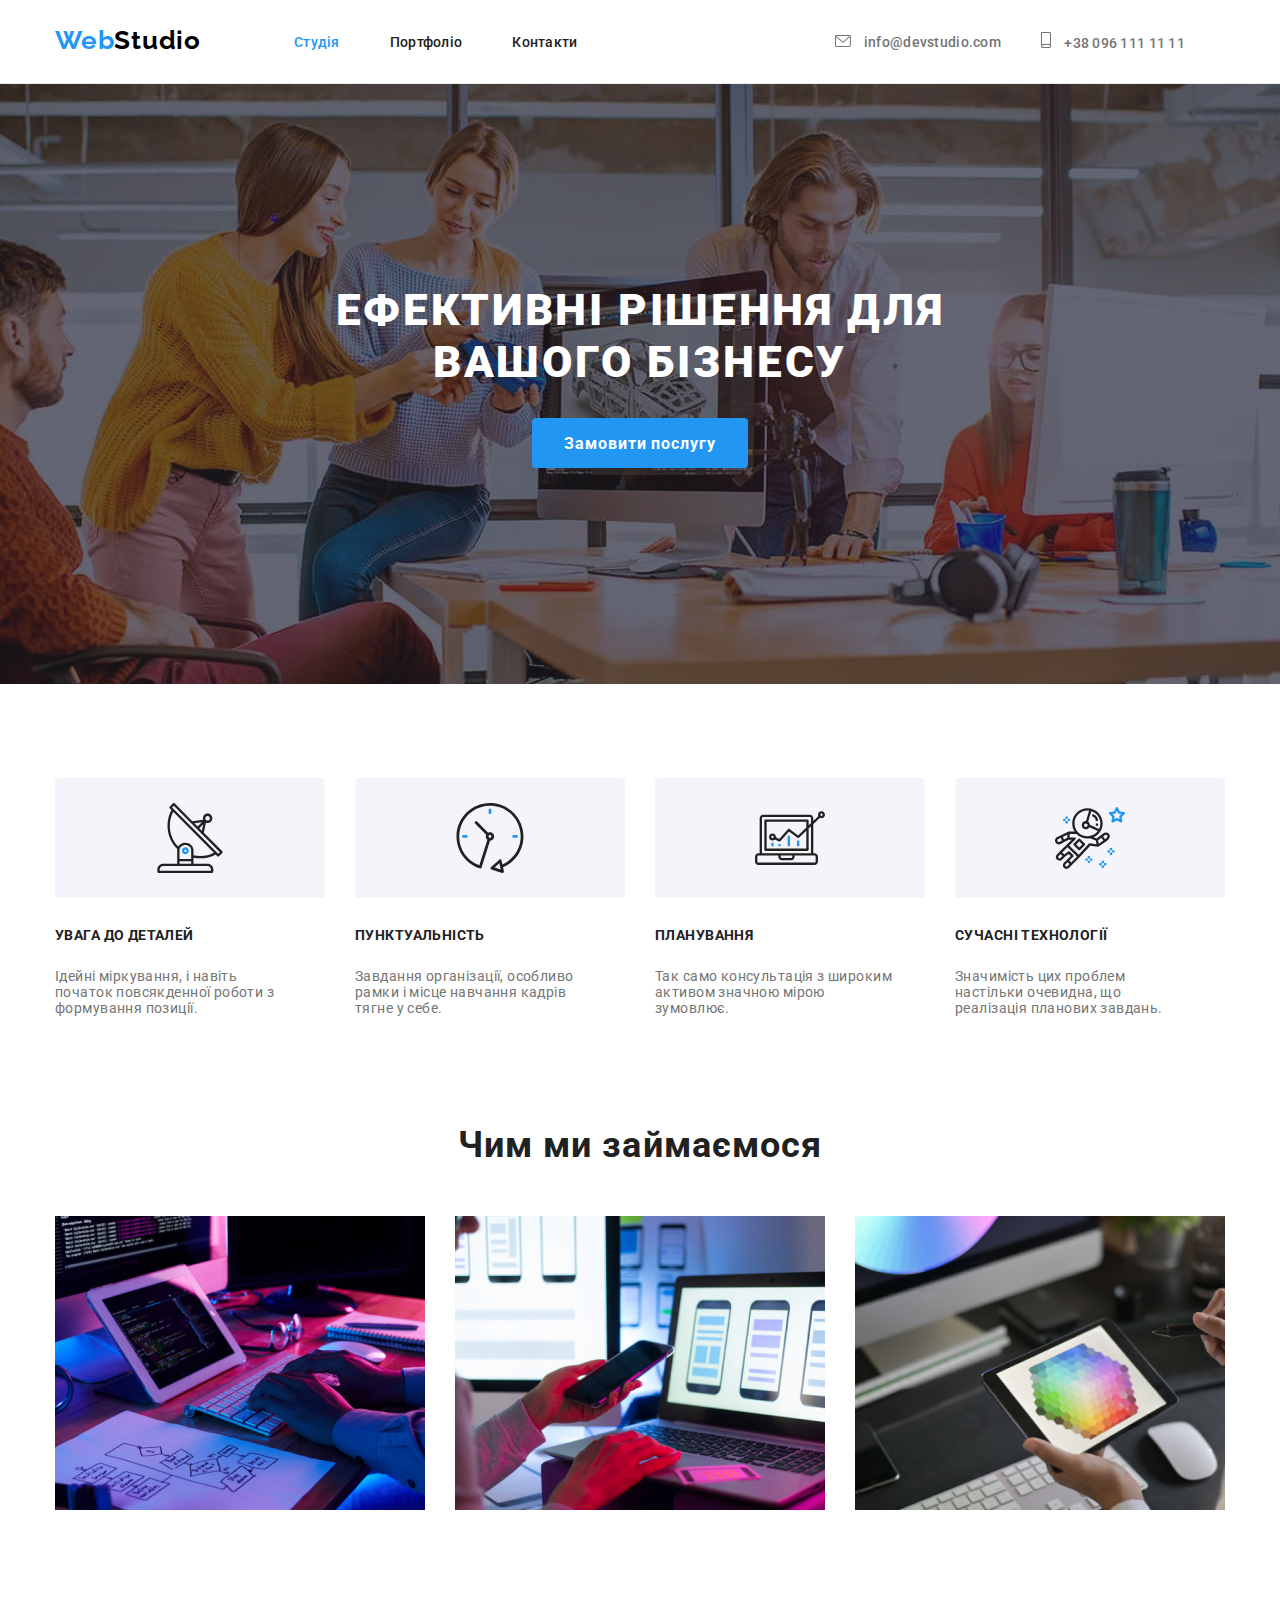
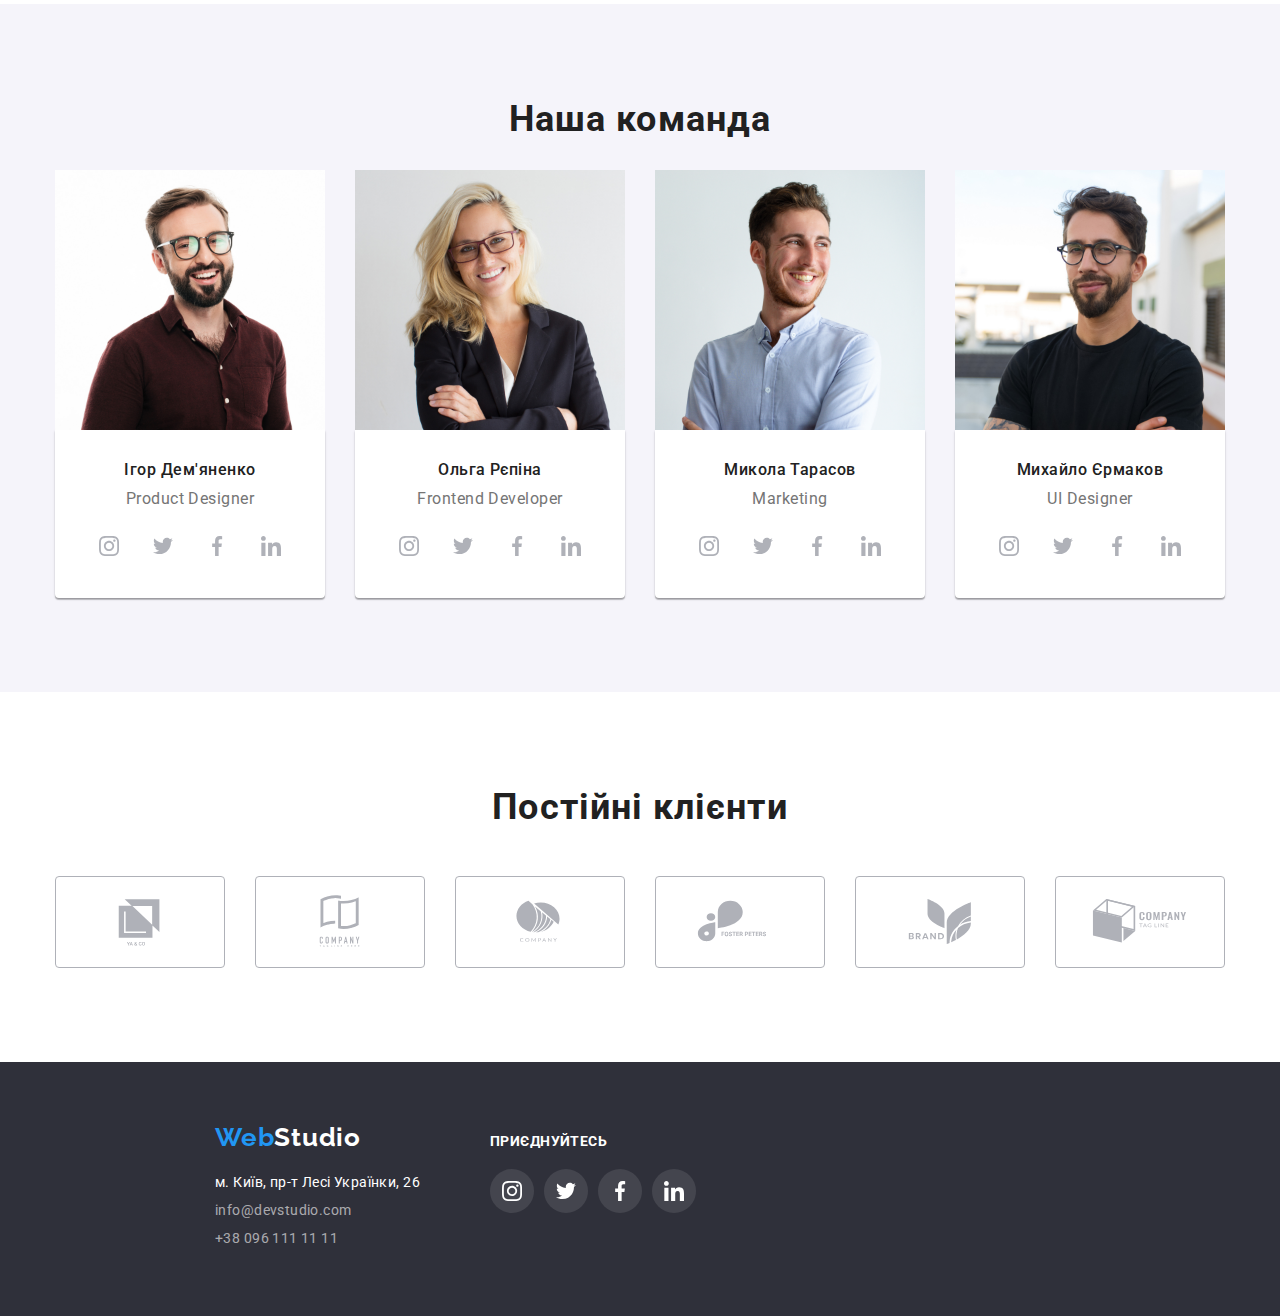
<file: index.html>
<!DOCTYPE html>
<html lang="uk">
<head>
    <meta charset="UTF-8">
    <meta http-equiv="X-UA-Compatible" content="IE=edge">
    <meta name="viewport" content="width=device-width, initial-scale=1.0">
    <title>Document</title>
    <link rel="preconnect" href="https://fonts.gstatic.com" crossorigin>
    <link href="https://fonts.googleapis.com/css2?family=Raleway:wght@700&family=Roboto:wght@400;500;700;900&display=swap" 
    rel="stylesheet"
    />
    <link rel="stylesheet" href="https://cdnjs.cloudflare.com/ajax/libs/modern-normalize/1.1.0/modern-normalize.min.css" 
    integrity="sha512-wpPYUAdjBVSE4KJnH1VR1HeZfpl1ub8YT/NKx4PuQ5NmX2tKuGu6U/JRp5y+Y8XG2tV+wKQpNHVUX03MfMFn9Q==" 
    crossorigin="anonymous" 
    referrerpolicy="no-referrer" />
    <link rel="stylesheet" href="./css/styles.css"/>
</head>
<body>

   <header class="header">
    <div class="border-bottom">
        <div class="container section-header">
            <a href="./index.html" class="logo"><span class="web">Web</span><span class="studio">Studio</span></a>
         
         <nav class="header-site-nav">
             <ul class="site-nav list">
                 <li class="site-nav-item">
                     <a href="./index.html" class="link-studio">Студія</a>
                 </li>
                 <li class="site-nav-item">
                     <a href="./portfolio.html" class="link-portfolio">Портфоліо</a>
                 </li>
                 <li class="site-nav-item">
                     <a href="#" class="link-contacts">Контакти</a>
                 </li>
             </ul>
         </nav>
         
            <ul class="section-contacts-nav">
                 <li class="connection"> 
                     <a href="mailto:info@devstudio.com" class="link-email">
                         <svg width="16px" height="12px" class="icon-link-email">
                             <use href="./images/icons.svg#icon-envelope"></use>
                         </svg>
                         info@devstudio.com</a>
                 </li>
                <li class="connection">
                 <a href="tel:+380961111111" class="link-tel">
                    <svg width="10px" height="16px" class="icon-link-tel">
                        <use href="./images/icons.svg#icon-smartphone"></use>
                    </svg>
                    +38 096 111 11 11</a>
             </li>
                </ul>
             </div>
    </div>
  
   </header>

<main>
    <!-- Перша секція -->
        <section class="section-service">
            <div class="container">
                  <h1 class="headline">Ефективні рішення для вашого бізнесу</h1>
                  <button type="button" class="button-active">Замовити послугу</button>
            </div>
            </section>

<!-- Друга секція -->
           <section class="section section-advantages">
            <div class="container">
                <h2 class="visually-hidden">Наші переваги</h2>
                <ul class="advantage-list">
                    <li class="main-text">
                        <div class="group">
                   <svg class="icon-main" width="70px" height="70px">
                   <use href="./images/icons.svg#icon-antenna-1"></use>
                     </svg>
                        </div>
                        <h3 class="title">УВАГА ДО ДЕТАЛЕЙ</h3>
                        <p class="name">Ідейні міркування, і навіть початок повсякденної роботи з формування позиції.</p>
                    </li>
                    <li class="main-text">
                        <div class="group">
                            <svg class="icon-main" width="70px" height="70px">
                                <use href="./images/icons.svg#icon-clock-1"></use>
                            </svg>
                        </div>
                        <h3 class="title">ПУНКТУАЛЬНІСТЬ</h3>
                        <p class="name">Завдання організації, особливо рамки і місце навчання кадрів тягне у себе.</p>
                    </li>
                    <li class="main-text">
                        <div class="group">
                            <svg class="icon-main" width="70px" height="70px">
                                <use href="./images/icons.svg#icon-diagram-1"></use>
                            </svg>
                        </div>
                        <h3 class="title">ПЛАНУВАННЯ</h3>
                        <p class="name">Так само консультація з широким активом значною мірою зумовлює.</p>
                    </li>
                     <li class="main-text">
                        <div class="group">
                            <svg class="icon-main" width="70px" height="70px">
                                <use href="./images/icons.svg#icon-astronaut-1"></use>
                            </svg>
                        </div>
                        <h3 class="title">СУЧАСНІ ТЕХНОЛОГІЇ</h3>
                        <p class="name">Значимість цих проблем настільки очевидна, що реалізація планових завдань.</p>
                    </li>
                </ul>
            </div>
    
        </section>

<!-- Третя секція -->
            <section class="section section-responsibilities">
                <div class="container">
                    <h2 class="topic">Чим ми займаємося</h2>
                    <ul class="work-list">
    
                    <li class="photo-list">
                        <img src="./images/codding.jpg" alt="написання коду" width="370" height="294">
                    </li>
    
                    <li class="photo-list">
                        <img src="./images/laptop.jpg" alt="робота на комп'ютері" width="370" height="294">
                    </li>
                    
                    <li class="photo-list">
                        <img src="./images/graphics.jpg" alt="робота на планшеті" width="370" height="294">
                    </li>
                </ul>
                </div>
                
            </section>

<!-- Четверта секція -->
    <section class="section section-team">
        <div class="container">
            <h2 class="heading">Наша команда</h2>
            <ul class="team-list">
                <li class="employee-list">
                    <img src="./images/Ihor.jpg" alt="фото Ігор Дем'яненко" width="270">
                    <div class="employee-box">
                        <h4 class="employee">Ігор Дем'яненко</h4>
                        <p class="work-position">Product Designer</p>
                        <ul class="employee-contacts">
                            <li class="social-item">
                                <a href="#" class="social-links">
                                    <svg class="social-icon" width="20px" height="20px">
                                        <use href="./images/icons.svg#icon-instagram"></use>
                                    </svg>
                                </a>
                            </li>
                            <li class="social-item">
                                <a href="#" class="social-links">
                                    <svg class="social-icon" width="20px" height="20px">
                                        <use href="./images/icons.svg#icon-twitter"></use>
                                    </svg>
                                </a>
                            </li>
                            <li class="social-item">
                                <a href="#" class="social-links">
                                    <svg class="social-icon" width="20px" height="20px">
                                        <use href="./images/icons.svg#icon-facebook"></use>
                                    </svg>
                                </a>
                            </li>
                            <li class="social-item">
                                <a href="#" class="social-links">
                                    <svg class="social-icon" width="20px" height="20px">
                                        <use href="./images/icons.svg#icon-linkedin"></use>
                                    </svg>
                                </a>
                            </li>
                        </ul>
                    </div>
                </li>
                <li class="employee-list">
                    <img src="./images/Olha.jpg" alt="фото Ольга Рєпіна" width="270">
                    <div class="employee-box">
                        <h4 class="employee">Ольга Рєпіна</h4>
                        <p class="work-position">Frontend Developer</p>
                        <ul class="employee-contacts">
                            <li class="social-item">
                                <a href="#" class="social-links">
                                    <svg class="social-icon" width="20px" height="20px">
                                        <use href="./images/icons.svg#icon-instagram"></use>
                                    </svg>
                                </a>
                            </li>
                            <li class="social-item">
                                <a href="#" class="social-links">
                                    <svg class="social-icon" width="20px" height="20px">
                                        <use href="./images/icons.svg#icon-twitter"></use>
                                    </svg>
                                </a>
                            </li>
                            <li class="social-item">
                                <a href="#" class="social-links">
                                    <svg class="social-icon" width="20px" height="20px">
                                        <use href="./images/icons.svg#icon-facebook"></use>
                                    </svg>
                                </a>
                            </li>
                            <li class="social-item">
                                <a href="#" class="social-links">
                                    <svg class="social-icon" width="20px" height="20px">
                                        <use href="./images/icons.svg#icon-linkedin"></use>
                                    </svg>
                                </a>
                            </li>
                        </ul>
                    </div>
                </li>
                <li class="employee-list">
                    <img src="./images/Myhola.jpg" alt="фото Микола Тарасов" width="270">
                    <div class="employee-box">
                        <h4 class="employee">Микола Тарасов</h4>
                        <p class="work-position">Marketing</p>
                        <ul class="employee-contacts">
                            <li class="social-item">
                                <a href="#" class="social-links">
                                    <svg class="social-icon" width="20px" height="20px">
                                        <use href="./images/icons.svg#icon-instagram"></use>
                                    </svg>
                                </a>
                            </li>
                            <li class="social-item">
                                <a href="#" class="social-links">
                                    <svg class="social-icon" width="20px" height="20px">
                                        <use href="./images/icons.svg#icon-twitter"></use>
                                    </svg>
                                </a>
                            </li>
                            <li class="social-item">
                                <a href="#" class="social-links">
                                    <svg class="social-icon" width="20px" height="20px">
                                        <use href="./images/icons.svg#icon-facebook"></use>
                                    </svg>
                                </a>
                            </li>
                            <li class="social-item">
                                <a href="#" class="social-links">
                                    <svg class="social-icon" width="20px" height="20px">
                                        <use href="./images/icons.svg#icon-linkedin"></use>
                                    </svg>
                                </a>
                            </li>
                        </ul>
                    </div>
                </li>
                <li class="employee-list">
                    <img src="./images/Myhailo.jpg" alt="фото Михайло Єрмаков" width="270">
                    <div class="employee-box">
                        <h4 class="employee">Михайло Єрмаков</h4>
                        <p class="work-position">UI Designer</p>
                        <ul class="employee-contacts">
                            <li class="social-item">
                                <a href="#" class="social-links">
                                    <svg class="social-icon" width="20px" height="20px">
                                        <use href="./images/icons.svg#icon-instagram"></use>
                                    </svg>
                                </a>
                            </li>
                            <li class="social-item">
                                <a href="#" class="social-links">
                                    <svg class="social-icon" width="20px" height="20px">
                                        <use href="./images/icons.svg#icon-twitter"></use>
                                    </svg>
                                </a>
                            </li>
                            <li class="social-item">
                                <a href="#" class="social-links">
                                    <svg class="social-icon" width="20px" height="20px">
                                        <use href="./images/icons.svg#icon-facebook"></use>
                                    </svg>
                                </a>
                            </li>
                            <li class="social-item">
                                <a href="#" class="social-links">
                                    <svg class="social-icon" width="20px" height="20px">
                                        <use href="./images/icons.svg#icon-linkedin"></use>
                                    </svg>
                                </a>
                            </li>
                        </ul>
                    </div>
                </li>
                </ul>
        </div>
        
    </section>             
<!-- П'ята секція -->
               <section class="section">
                <div class="container">
                    <h4 class="title-clients">Постійні клієнти</h4>
                  <ul class="client-list">
                    <li class="client-item">
                        <a href="#" class="client-border">
                            <svg class="client-logo" width="106px" height="60px">
                                <use href="./images/icons.svg#icon-client-1"></use> 
                            </svg>
                        </a>
                    </li>
                    <li class="client-item">
                        <a href="#" class="client-border">
                            <svg class="client-logo" width="106px" height="60px">
                                <use href="./images/icons.svg#icon-client-2"></use> 
                            </svg>
                        </a>
                    </li>
                    <li class="client-item">
                        <a href="#" class="client-border">
                            <svg class="client-logo" width="106px" height="60px">
                                <use href="./images/icons.svg#icon-client-3"></use> 
                            </svg>
                        </a>
                    </li>
                    <li class="client-item">
                        <a href="#" class="client-border">
                            <svg class="client-logo" width="106px" height="60px">
                                <use href="./images/icons.svg#icon-client-4"></use> 
                            </svg>
                        </a>
                    </li>
                    <li class="client-item">
                        <a href="#" class="client-border">
                            <svg class="client-logo" width="106px" height="60px">
                                <use href="./images/icons.svg#icon-client-5"></use> 
                            </svg>
                        </a>
                    </li>
                    <li class="client-item">
                        <a href="#" class="client-border">
                            <svg class="client-logo" width="106px" height="60px">
                                <use href="./images/icons.svg#icon-client-6"></use> 
                            </svg>
                        </a>
                    </li>
                  </ul>
                </div>
              </section>
            </main>


                <footer class="section-page-footer">
                    <div class="container-footer">
                        <div class="adress-box">
                            <a href="./index.html" class="footer-logo"><span class="web">Web</span><span class="studio-footer">Studio</span></a>
                            <address class="address">
                            <ul class="footer-list">
                                <li class="footer-item">
                                    <a href="https://www.google.com.ua/maps/place/бул.+Леси+Украинки,+26,+Киев,+02000/@50.4265841,30.5361971,17z/data=!3m1!4b1!4m5!3m4!1s0x40d4cf0e033ecbe9:0x57a4dffefec77da0!8m2!3d50.4265807!4d30.5383858?hl=ru" target="_blank" rel="noopener noreferrer nofollow" class="link-adress-footer">м. Київ, пр-т Лесі Українки, 26</a>
                                </li>
                                <li class="footer-item">
                                    <a href="mailto:info@devstudio.com" class="link-email-footer">info@devstudio.com</a>
                                </li>
                                <li class="footer-item">
                                    <a href="tel:+380961111111" class="link-tel-footer">+38 096 111 11 11</a>
                                </li>
        
                                </ul>
                        </address>
                        </div>
                        <div class="join">
                            <h2 class="title-join">ПРИЄДНУЙТЕСЬ</h2>
                            <ul class="join-list">
                                <li class="social-item">
                                  <a href="#" class="social-links">
                                    <svg class="social-icon-join" width="20px" height="20px">
                                        <use href="./images/icons.svg#icon-instagram"></use>
                                    </svg>
                                  </a>
                                </li>
                                <li class="social-item">
                                    <a href="#" class="social-links">
                                      <svg class="social-icon-join" width="20px" height="20px">
                                          <use href="./images/icons.svg#icon-twitter"></use>
                                      </svg>
                                    </a>
                                  </li>
                                  <li class="social-item">
                                    <a href="#" class="social-links">
                                      <svg class="social-icon-join" width="20px" height="20px">
                                          <use href="./images/icons.svg#icon-facebook"></use>
                                      </svg>
                                    </a>
                                  </li>
                                  <li class="social-item">
                                    <a href="#" class="social-links">
                                      <svg class="social-icon-join" width="20px" height="20px">
                                          <use href="./images/icons.svg#icon-linkedin"></use>
                                      </svg>
                                    </a>
                                  </li>
                            </ul>
                        </div>     
                    </div>
                        
                </footer>
</body>
</html>
</file>
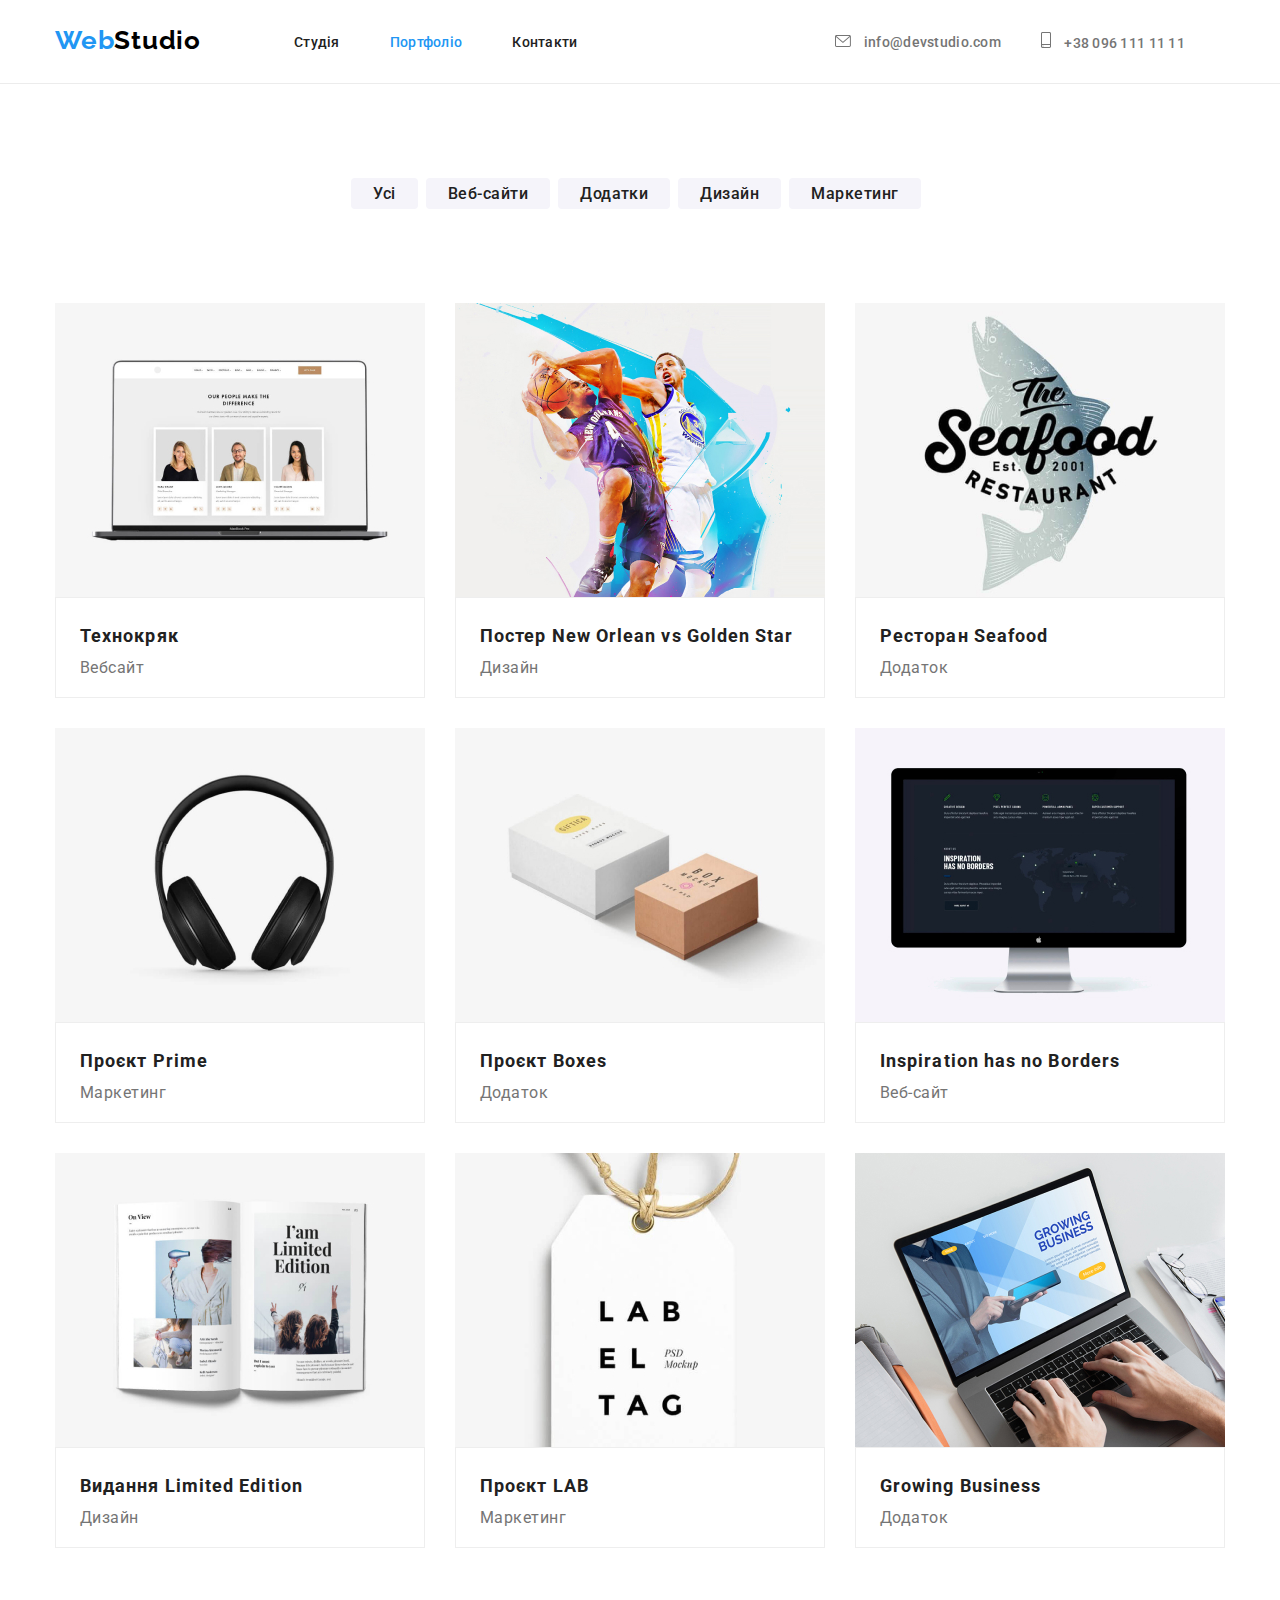
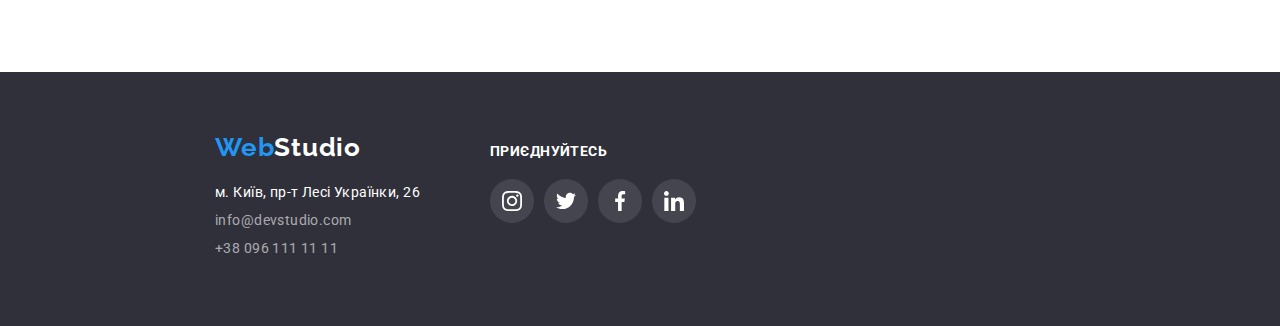
<file: portfolio.html>
<!DOCTYPE html>
<html lang="uk">
<head>
    <meta charset="UTF-8">
    <meta http-equiv="X-UA-Compatible" content="IE=edge">
    <meta name="viewport" content="width=device-width, initial-scale=1.0">
    <title>Document</title>
    <link rel="preconnect" href="https://fonts.gstatic.com" crossorigin>
    <link href="https://fonts.googleapis.com/css2?family=Raleway:wght@700&family=Roboto:wght@400;500;700;900&display=swap" 
    rel="stylesheet"
    />
    <link rel="stylesheet" href="https://cdnjs.cloudflare.com/ajax/libs/modern-normalize/1.1.0/modern-normalize.min.css" 
    integrity="sha512-wpPYUAdjBVSE4KJnH1VR1HeZfpl1ub8YT/NKx4PuQ5NmX2tKuGu6U/JRp5y+Y8XG2tV+wKQpNHVUX03MfMFn9Q==" 
    crossorigin="anonymous" 
    referrerpolicy="no-referrer" />
    <link rel="stylesheet" href="./css/styles.css"/>
</head>
<body>

    <header class="header">
        <div class="border-bottom">
            <div class="container section-header">
                <a href="./index.html" class="logo"><span class="web">Web</span><span class="studio">Studio</span></a>
    
                <nav class="header-site-nav">
                    <ul class="site-nav list">
                        <li class="site-nav-item">
                            <a href="./index.html" class="link-stud">Студія</a>
                        </li>
                        <li class="site-nav-item">
                            <a href="./portfolio.html" class="link-portf">Портфоліо</a>
                        </li>
                        <li class="site-nav-item">
                            <a href="#" class="link-contacts">Контакти</a>
                        </li>
                    </ul>
                </nav>
           
        <ul class="section-contacts-nav">
                <li class="connection">
                    <a href="mailto:info@devstudio.com" class="link-email">
                        <svg width="16px" height="12px" class="icon-link-email">
                            <use href="./images/icons.svg#icon-envelope"></use>
                        </svg>
                        info@devstudio.com</a>
                </li>
             <li class="connection">
                <a href="tel:+380961111111" class="link-tel">
                    <svg width="10px" height="16px" class="icon-link-tel">
                        <use href="./images/icons.svg#icon-smartphone"></use>
                    </svg>
                +38 096 111 11 11</a>
             </li>
            </ul>
            </div>
        </div>
       
   </header>

   <main>
<!-- Перша секція -->
    <section class="section section-button-nav">
        <div class="container">
            <ul class="button-nav">
                <li class="button-nav-item">
                    <button type="button" class="button-primary">Усі</button>
                </li>
                <li class="button-nav-item">
                    <button type="button" class="button-secondary">Веб-сайти</button>
                </li>
                <li class="button-nav-item">
                    <button type="button" class="button-secondary">Додатки</button>
                </li>
                <li class="button-nav-item">
                    <button type="button" class="button-secondary">Дизайн</button>
                </li>
                <li class="button-nav-item">
                    <button type="button" class="button-secondary">Маркетинг</button>
                </li>
            </ul>
        </div>
    </section>
    <!-- Друга секція -->
    <section class="section-portfolio-nav">
        <div class="container">
            <ul class="portfolio-nav">
                <li class="portfolio-item">
                    <img src="./images/technokryak.jpg" alt="фото технокряк" width="370">
                    <div class="portfolio-box">
                        <h4 class="section-title">Технокряк</h4>
                        <p class="section-description">Вебсайт</p>
                    </div>
                    </li>
                    <li class="portfolio-item">
                    <img src="./images/new-orlean.jpg" alt="фото постер new orlean" width="370">
                    <div class="portfolio-box">
                        <h4  class="section-title">Постер New Orlean vs Golden Star</h4>
                        <p class="section-description">Дизайн</p>
                    </div>
                    </li>
                    <li class="portfolio-item">
                    <img src="./images/sea-food.jpg" alt="фото ресторан sea food" width="370">
                    <div class="portfolio-box">
                        <h4 class="section-title">Ресторан Seafood</h4>
                        <p class="section-description">Додаток</p>
                    </div>
                    </li>
                    <li class="portfolio-item">
                    <img src="./images/prime.jpg" alt="фото prime" width="370">
                    <div class="portfolio-box">
                        <h4 class="section-title">Проєкт Prime</h4>
                        <p class="section-description">Маркетинг</p>
                    </div>
                    </li>
                    <li class="portfolio-item">
                    <img src="./images/boxes.jpg" alt="фото boxes" width="370">
                    <div class="portfolio-box">
                        <h4 class="section-title">Проєкт Boxes</h4>
                        <p class="section-description">Додаток</p>
                    </div>
                    </li>
                    <li class="portfolio-item">
                    <img src="./images/inspiration-has-no-borders.jpg" alt="фото inspiration has no borders" width="370">
                    <div class="portfolio-box">
                        <h4 class="section-title">Inspiration has no Borders</h4>
                        <p class="section-description">Веб-сайт</p>
                    </div>
                    </li>
                    <li class="portfolio-item">
                    <img src="./images/limited-edition.jpg" alt="фото limited edition" width="370">
                    <div class="portfolio-box">
                        <h4 class="section-title">Видання Limited Edition</h4>
                        <p  class="section-description">Дизайн</p>
                    </div>
                    </li>
                    <li class="portfolio-item">
                    <img src="./images/lab.jpg" alt="фото lab" width="370">
                    <div class="portfolio-box">
                        <h4 class="section-title">Проєкт LAB</h4>
                        <p class="section-description">Маркетинг</p>
                    </div>
                    </li>
                    <li class="portfolio-item">
                    <img src="./images/growing-business.jpg" alt="фото growing business" width="370">
                    <div class="portfolio-box">
                        <h4 class="section-title">Growing Business</h4>
                        <p class="section-description">Додаток</p>
                    </div>
                    </li>
            </ul>
        </div>
        
    </section>
   </main>

   <footer class="section-page-footer">
    <div class="container-footer">
        <div class="adress-box">
            <a href="./index.html" class="footer-logo"><span class="web">Web</span><span class="studio-footer">Studio</span></a>
            <address class="address">
            <ul class="footer-list">
                <li class="footer-item">
                    <a href="https://www.google.com.ua/maps/place/бул.+Леси+Украинки,+26,+Киев,+02000/@50.4265841,30.5361971,17z/data=!3m1!4b1!4m5!3m4!1s0x40d4cf0e033ecbe9:0x57a4dffefec77da0!8m2!3d50.4265807!4d30.5383858?hl=ru" target="_blank" rel="noopener noreferrer nofollow" class="link-adress-footer">м. Київ, пр-т Лесі Українки, 26</a>
                </li>
                <li class="footer-item">
                    <a href="mailto:info@devstudio.com" class="link-email-footer">info@devstudio.com</a>
                </li>
                <li class="footer-item">
                    <a href="tel:+380961111111" class="link-tel-footer">+38 096 111 11 11</a>
                </li>

                </ul>
        </address>
        </div>
        
    <div class="join">
        <h2 class="title-join">ПРИЄДНУЙТЕСЬ</h2>
        <ul class="join-list">
            <li class="social-item">
              <a href="#" class="social-links">
                <svg class="social-icon-join" width="20px" height="20px">
                    <use href="./images/icons.svg#icon-instagram"></use>
                </svg>
              </a>
            </li>
            <li class="social-item">
                <a href="#" class="social-links">
                  <svg class="social-icon-join" width="20px" height="20px">
                      <use href="./images/icons.svg#icon-twitter"></use>
                  </svg>
                </a>
              </li>
              <li class="social-item">
                <a href="#" class="social-links">
                  <svg class="social-icon-join" width="20px" height="20px">
                      <use href="./images/icons.svg#icon-facebook"></use>
                  </svg>
                </a>
              </li>
              <li class="social-item">
                <a href="#" class="social-links">
                  <svg class="social-icon-join" width="20px" height="20px">
                      <use href="./images/icons.svg#icon-linkedin"></use>
                  </svg>
                </a>
              </li>
        </ul>
    </div>
    </div>
     
   </footer>

</body>
</html>
</file>
<file: css/styles.css>
:root {
    --title-text-color: #212121;
    --accent-color:#2196F3;
    --logo-style-color:#000000;
    --accent-color-logo:#FFFFFF;
    --border-color:#ECECEC;
    --section-team-background-color:#F5F4FA;
    --button-active-secondary-color:#188CE8;
    --secondary-text-color:#757575;
    --footer-background-color:#2F303A;
    --color-social-icon:#AFB1B8;
    --social-icon-join:#FFFFFF1A;
}

html {
    box-sizing: border-box;
}

*, 
*::before, 
*::after {
    box-sizing: inherit;
}


body {
    color:var(--title-text-color);
    background-color:var(--accent-color-logo);
    font-family: Roboto, sans-serif;
    margin: 0;
    letter-spacing: 0.03em;
}
ul {
    margin: 0;
    padding: 0;
    list-style-type: none;
}

h1,
h2,
h3,
h4,
h5,
h6,
p {
    margin-top: 0;
}

.list {
    list-style: none;
    padding-left: 0;
    margin: 0;
}

img {
   display: block;
   max-width: 100%;
   height: auto;
}

.link {
	text-decoration: none;
	color: inherit;
}

address {
    font-style: normal;
}

.container {
    width: 1200px;
    padding-left: 15px;
    padding-right: 15px;
    margin-left: auto;
    margin-right: auto;
}

.section {
    padding-top: 94px;
    padding-bottom: 94px;
}


/* цвет основного текста #212121 */
/* вторичный цвет текста #757575 */
/* вторичный цвет текста rgba(255, 255, 255, 0.6); */
/* белый #FFFFFF */
/* акцент #2196F3 */
/* цвет фона #2F303A */
/* цвет рамки #ECECEC */

ul {
    list-style: none;
}

/* section-header */

.logo {
    display: inline-block;
    color:var(--logo-style-color);
    font-style: normal;
    font-weight: 700;
    font-size: 26px;
    line-height: 1.2;
    letter-spacing: 0.03em;;
    text-decoration: none;
    padding-top: 24px;
    padding-bottom: 25px;
    margin-right: 93px;
}

.web {
    color: var(--accent-color);
}
.studio {
    color:var(--logo-style-color);
}

.section-header {
    font-style: normal;
    font-weight: 500;
    font-size: 14px;
    line-height: 1,14;
    letter-spacing: 0.02em;
    text-decoration: none;
    display: flex;
    align-items: center;
}

.border-bottom {
  border-bottom: 1px solid #ECECEC;
}


/* header-site-nav */

.list {
    display: flex;
}

.header-site-nav {
    display: flex;
}


.site-nav .site-nav-item:not(:last-child) {
    margin-right: 50px;
}

.link-studio {
    color:var(--accent-color);
    font-style: normal;
    font-weight: 500;
    font-size: 14px;
    line-height: 1,14;
    letter-spacing: 0.02em;    
    text-decoration: none;
}


.link-studio:hover,
.link-studio:focus {
    color:var(--accent-color);
}


.link-portfolio {
    color:var(--title-text-color);
    font-style: normal;
    font-weight: 500;
    font-size: 14px;
    line-height: 1,14;
    letter-spacing: 0.02em;
    text-decoration: none;
}   
    

.link-portfolio:hover,
.link-portfolio:focus {
    color:var(--accent-color);
}

.link-contacts {
    color:var(--title-text-color);
    font-style: normal;
    font-weight: 500;
    font-size: 14px;
    line-height: 1,14;
    letter-spacing: 0.02em;
    text-decoration: none;
   
}

.link-contacts:hover,
.link-contacts:focus {
    color:var(--accent-color);
}



/* section-contacts-nav */

.section-contacts-nav {
    margin-top: 32px;
    margin-bottom: 32px;
    display: flex;
    align-items: center;
    margin-left: auto;
}

.section-contacts-nav {
    font-style: normal;
    font-weight: 500;
    font-size: 14px;
    line-height: 1,14;
    letter-spacing: 0.02em;
    text-decoration: none;
}


.link-email {
    color:var(--secondary-text-color);
    font-style: normal;
    font-weight: 500;
    font-size: 14px;
    line-height: 1,14;
    letter-spacing: 0.02em;
    text-decoration: none;
    margin-right: 40px;
    margin-top: 32px;
    margin-bottom: 32px;
}

.icon-link-email {
    fill: var(--secondary-text-color);
    width: 16px;
    height: 12px;
    margin-right: 10px;
}

.link-email:hover {
    color:var(--accent-color);
}

.icon-link-email:hover,
.icon-link-email:focus {
    fill: var(--accent-color);
}


.link-tel {
    font-style: normal;
    color:var(--secondary-text-color);
    font-style: normal;
    font-weight: 500;
    font-size: 14px;
    line-height: 1,14;
    letter-spacing: 0.02em;
    text-decoration: none;
    margin-right: 40px;
    margin-top: 32px;
    margin-bottom: 32px;
   
}

.icon-link-tel {
    fill: #757575;
    width: 10px;
    height: 16px;
    margin-right: 10px;
}

.icon-link-tel:hover,
.icon-link-tel:focus {
    fill: var(--accent-color);
}

.link-tel:hover {
    color: var(--accent-color);
}


/* section-service */

.section-service {
    background-color: var(--footer-background-color);
    background-image: linear-gradient(to right, rgba(47, 48, 58, 0.4),rgba(47, 48, 58, 0.4)), 
    url(../images/hero-image.jpg);
    background-size: cover;
    background-position: center;
    max-width: 1600px;
    height: 600px;
    padding-top: 200px;
    padding-bottom: 200px;
    margin-right: auto;
    margin-left: auto;
    text-align: center;
}

.headline {
    color:var(--accent-color-logo);
    font-style: normal;
    font-weight: 900;
    width: 696px;
    font-size: 44px;
    line-height: 1,36;
    letter-spacing: 0.06em;

    text-transform: uppercase;
    display: block;
    margin-left: auto;
    margin-right: auto;
    margin-bottom: 30px;
}

.button-active {
    color:var(--accent-color-logo);
    background-color:var(--accent-color);
    font-family: inherit;
    font-style: normal;
    font-weight: 700;
    font-size: 16px;
    align-items: center;
    letter-spacing: 0.06em;
    cursor: pointer;


    border-radius: 4px;
    border: none;
    padding: 10px 32px;
    min-width: 216px;
    min-height: 50px;
    display: inline;
}

.button-active:hover,
.button-active:focus {
    color:var(--accent-color-logo);
    background-color:var(--button-active-secondary-color);
}

/* section-advantages */

.visually-hidden {
    position: absolute;
    white-space: nowrap;
    width: 1px;
    height: 1px;
    overflow: hidden;
    border: 0;
    padding: 0;
    clip: rect(0 0 0 0);
    clip-path: inset(50%);
    margin: -1px;
}

.icon-main {
    width: 70px;
    height: 70px;
    margin-top: 25px;
    margin-bottom: 25px;
}

.group {
    display: flex;
    align-items: center;
    justify-content: center;
    width: 270px;
    height: 120px;
    background: #F5F4FA;
    border-radius: 4px;
    margin-bottom: 30px;
}


.advantage-list {
    display: flex;
    align-items: center;
    margin: 0;
    gap: 30px;
}

.title {
    color:var(--title-text-color);
    font-style: normal;

    font-weight: 700;
    font-size: 14px;
    line-height: 1.14;
    letter-spacing: 0.03em;
    text-transform: uppercase;
    padding-bottom: 10px;
}

.name {
    color:var(--secondary-text-color);
    font-style: normal;
    font-weight: 400;
    font-size: 14px;
    line-height: 1,7;
    letter-spacing: 0.03em;
    padding-right: 30px;

}


/* section-responsibilities */

.section-responsibilities {
    padding-top: 0;
}
.topic {
    color:var(--title-text-color);
    font-style: normal;
    font-weight: 700;
    font-size: 36px;
    line-height: 1,16;
    letter-spacing: 0.03em;
    text-align: center;
    margin-bottom: 50px;
    
}


.work-list {
    display: flex;
}

.photo-list {
    margin-right: 30px;
}

.photo-list:last-child {
    margin-right: 0;
}


/* team */

.section-team {
    background-color:var(--section-team-background-color);
}


.heading {
    color:var(--title-text-color);
    font-style: normal;
    font-weight: 700;
    font-size: 36px;
    line-height: 1,16;
    letter-spacing: 0.03em;
    text-align: center;  
}

.team-list {
    display: flex;
}

.employee-list:not(:last-child) {
    margin-right: 30px;
}

.employee-box {
    background-color:var(--accent-color-logo);
    width: 270px;
    padding: 30px;
    box-shadow: 0px 1px 3px rgba(0, 0, 0, 0.12), 0px 1px 1px rgba(0, 0, 0, 0.14), 0px 2px 1px rgba(0, 0, 0, 0.2);
    border-radius: 0px 0px 4px 4px;
}

.employee {
    color:var(--title-text-color);
    font-style: normal;
    text-align: center;
    font-weight: 500;
    font-size: 16px;
    line-height: 1,18;
    letter-spacing: 0.03em;
    margin-bottom: 10px;
}

.work-position {
    color:var(--secondary-text-color);
    font-style: normal;
    text-align: center;
    font-weight: 400;
    font-size: 16px;
    line-height: 1,18;
    letter-spacing: 0.03em;
    margin-bottom: 16px;
}

.employee-contacts {
    display: flex;
    padding: 0;
    margin-bottom: 0;
    gap: 10px;
    justify-content: center;
    list-style: none;
}

.social-links {
    width: 44px;
    height: 44px;
    display: flex;
    align-items: center;
    justify-content: center;
    border-radius: 50%;
}
.social-links:hover,
.social-links:focus {
    background-color:var(--accent-color);
}

.social-links:hover .social-icon,
.social-links:focus .social-icon {
    fill: var(--accent-color-logo);
}

.social-icon {
    fill: var(--color-social-icon);
}

/* title-clients */
.title-clients {
    font-weight: 700;
    font-size: 36px;
    line-height: 42px;
    text-align: center;
    letter-spacing: 0.03em;
}

.client-list {
    display: flex;

    gap: 30px;
    margin: 0;
    padding: 0;
}

.client-border {
    display: flex;
    width: 170px;
    height: 92px;
    border: 1px solid var(--color-social-icon);
    border-radius: 4px;
    align-items: center;
    justify-content: center;

}

.client-border:hover,
.client-border:focus {
    border: 1px solid var(--accent-color);
}

.client-logo {
    fill: var(--color-social-icon);
}

.client-border:hover .client-logo,
.client-border:focus .client-logo {
    fill: var(--accent-color);
}


/* section-page-footer */

.section-page-footer{
    background-color:var(--footer-background-color);
    padding-top: 60px;
    padding-bottom: 60px;
    padding-left: 215px;
    display: flex;
}



.footer-logo {
    font-family: Raleway, sans-serif;
    font-style: normal;
    font-weight: 700;
    line-height: 1,19;
    letter-spacing: 0.03em;
    text-decoration: none;
    display: block;
    font-size: 26px;
    margin-bottom: 20px;
}


.web {
    color:var(--accent-color);
}

.studio-footer {
    color:var(--accent-color-logo);
}


.footer-item {
    display: block;
    margin-bottom: 9px;
}

.link-adress-footer {
    font-style: normal;
    font-weight: 400;
    font-size: 14px;
    line-height: 1,7;
    text-decoration: none;
    letter-spacing: 0.03em;
    color: var(--accent-color-logo);
}

.link-email-footer {
    font-style: normal;
    font-weight: 400;
    font-size: 14px;
    line-height: 1,7;
    letter-spacing: 0.03em;
    text-decoration: none;
    color: rgba(255, 255, 255, 0.6);
}

.link-tel-footer {
    font-style: normal;
    font-weight: 400;
    font-size: 14px;
    line-height: 1,7;
    letter-spacing: 0.03em;
    text-decoration: none;
    color: rgba(255, 255, 255, 0.6);   
}
.container-footer {
    display: flex;
    align-items: baseline;

}

/* join */

.join {
    margin-left: 70px;
}

.title-join {
    color: var(--accent-color-logo);
    font-style: normal;
    display: inline-block;
    font-weight: 700;
    font-size: 14px;
    line-height: 16px;
    letter-spacing: 0.03em;
    margin-bottom: 20px;
    margin-right: 0;
}

.join-list {
    display: flex;
    padding: 0;
    margin: 0;
    gap: 10px;
}

.social-item {
    border-radius: 50%;
    background-color: var(--social-icon-join);
}

.social-icon-join {
    fill:var(--accent-color-logo);
}


/* Portfolio */


/* цвет основного текста #212121 */
/* вторичный цвет текста #757575 */
/* вторичный цвет текста color: rgba(255, 255, 255, 0.6); */
/* белый #FFFFFF */
/* акцент #2196F3 */
/* цвет фона #2F303A */


/* header */

.section-header {
    font-style: normal;
    font-weight: 500;
    font-size: 14px;
    line-height: 1,14;
    letter-spacing: 0.02em;
    text-decoration: none;
    display: flex;
    align-items: center;
}


/* header-site-nav */

.header-site-nav {
    font-style: normal;
    font-weight: 500;
    font-size: 14px;
    line-height: 1,14;
    letter-spacing: 0.02em;
    text-decoration: none;
}
 
.link-stud {
    font-style: normal;
    font-weight: 500;
    font-size: 14px;
    line-height: 1,14px;
    letter-spacing: 0.02em;
    color:var(--title-text-color);
    text-decoration: none;
}

.link-stud:hover,
.link-stud:focus {
    color:var(--accent-color);
}

.link-portf {
    font-style: normal;
    font-weight: 500;
    font-size: 14px;
    line-height: 16px;
    letter-spacing: 0.02em;
    color: var(--accent-color);
    text-decoration: none;
}

.link-portf:hover,
.link-portf:focus {
    color:var(--accent-color);
}

.link-contacts {
    font-style: normal;
    font-weight: 500;
    font-size: 14px;
    line-height: 1,14;
    letter-spacing: 0.02em;
    color: var(--title-text-color);
    text-decoration: none;
}

.link-contacts:hover,
.link-contacts:focus {
    color:var(--accent-color);
}

/* section-contacts-nav */

.section-contacts-nav {
    margin-top: 32px;
    margin-bottom: 32px;
    display: flex;
    align-items: center;
}


/* section-button-nav */

.button-nav {
    display: flex;
    justify-content: center;
}
.button-primary {
    font-family: inherit;
    color: var(--title-text-color);
    background-color:var(--section-team-background-color);
    font-weight: 500;
    font-size: 16px;
    line-height: 1,62;
    border-radius: 4px;
    letter-spacing: 0.03em;
    cursor: pointer;
    text-align: center;
    border: none;
    padding: 6px 22px;
    margin-right: 8px;
}

.button-primary:hover,
.button-primary:focus {
    color:var(--accent-color-logo);
    background-color: var(--accent-color);
    box-shadow: 0px 3px 1px rgba(0, 0, 0, 0.1), 0px 1px 2px rgba(0, 0, 0, 0.08), 0px 2px 2px rgba(0, 0, 0, 0.12);
}

.button-secondary {
    font-family: inherit;
    color:var(--title-text-color);
    background-color:var(--section-team-background-color);
    font-weight: 500;
    font-size: 16px;
    line-height: 1,62;
    border-radius: 4px;
    letter-spacing: 0.03em;
    cursor: pointer;
    text-align: center;
    border: none;
    padding: 6px 22px;
    margin-right: 8px;
}

.button-secondary:hover,
.button-secondary:focus {
    color: var(--accent-color-logo);
    background-color: var(--accent-color);
    box-shadow: 0px 3px 1px rgba(0, 0, 0, 0.1), 0px 1px 2px rgba(0, 0, 0, 0.08), 0px 2px 2px rgba(0, 0, 0, 0.12);
}

/* section-portfolio-nav */

.portfolio-nav {
    display: flex;
    flex-wrap: wrap;
    margin: 0 0;
    margin-bottom: 94px;
}

.portfolio-item {
    width: calc((100% - 60px) / 3);
    margin-right: 30px;
    margin-bottom: 30px;
}

.portfolio-item:hover {
    box-shadow: 0px 1px 1px rgba(0, 0, 0, 0.12), 0px 4px 4px rgba(0, 0, 0, 0.06), 1px 4px 6px rgba(0, 0, 0, 0.16);

}

.portfolio-item:nth-child(3n) {
    margin-right: 0;
}

.portfolio-box {
    padding-left: 24px;
    padding-bottom: 20px;
    border: 1px solid #EEEEEE;
}


.section-title {
    color: var(--title-text-color);
    font-style: normal;
    font-weight: 700;
    font-size: 18px;
    line-height: 2;
    letter-spacing: 0.06em;
    margin-bottom: 4px;
    margin-top: 20px;
}

.section-description {
    color:var(--secondary-text-color);
    font-style: normal;
    font-weight: 400;
    font-size: 16px;
    line-height: 1,87;
    letter-spacing: 0.03em;
    margin-bottom: 0;
}


/* page-footer */

.page-footer {
    background-color:var(--footer-background-color);
}

.logo {
    font-family: Raleway, sans-serif;
    font-style: normal;
    font-weight: 700;
    font-size: 26px;
    line-height: 1,19;
    letter-spacing: 0.03em;
    text-decoration: none;
}

.web {
    color:var(--accent-color);
}

.studio-footer {
    color: var(--accent-color-logo);
}

.adress {
    font-style: normal;
    font-weight: 400;
    font-size: 14px;
    line-height: 1,71;
    letter-spacing: 0.03em;
    text-decoration: none;
}

.link-adress-footer {
    font-style: normal;
    font-weight: 400;
    font-size: 14px;
    line-height: 1,71;
    text-decoration: none;
    letter-spacing: 0.03em;
    color: var(--accent-color-logo);

}

.link-adress-footer:hover,
.link-adress-footer:focus {
    color:var(--accent-color);
}

.link-email-footer {
    font-style: normal;
    font-weight: 400;
    font-size: 14px;
    line-height: 1,71;
    letter-spacing: 0.03em;
    text-decoration: none;
    color: rgba(255, 255, 255, 0.6);
}

.link-email-footer:hover,
.link-email-footer:focus {
    color: var(--accent-color);
}

.link-tel-footer {
    font-style: normal;
    font-weight: 400;
    font-size: 14px;
    line-height: 1,71;
    letter-spacing: 0.03em;
    text-decoration: none;
    color: rgba(255, 255, 255, 0.6);
}

.link-tel-footer:hover,
.link-tel-footer:focus {
    color:var(--accent-color);
}
</file>
